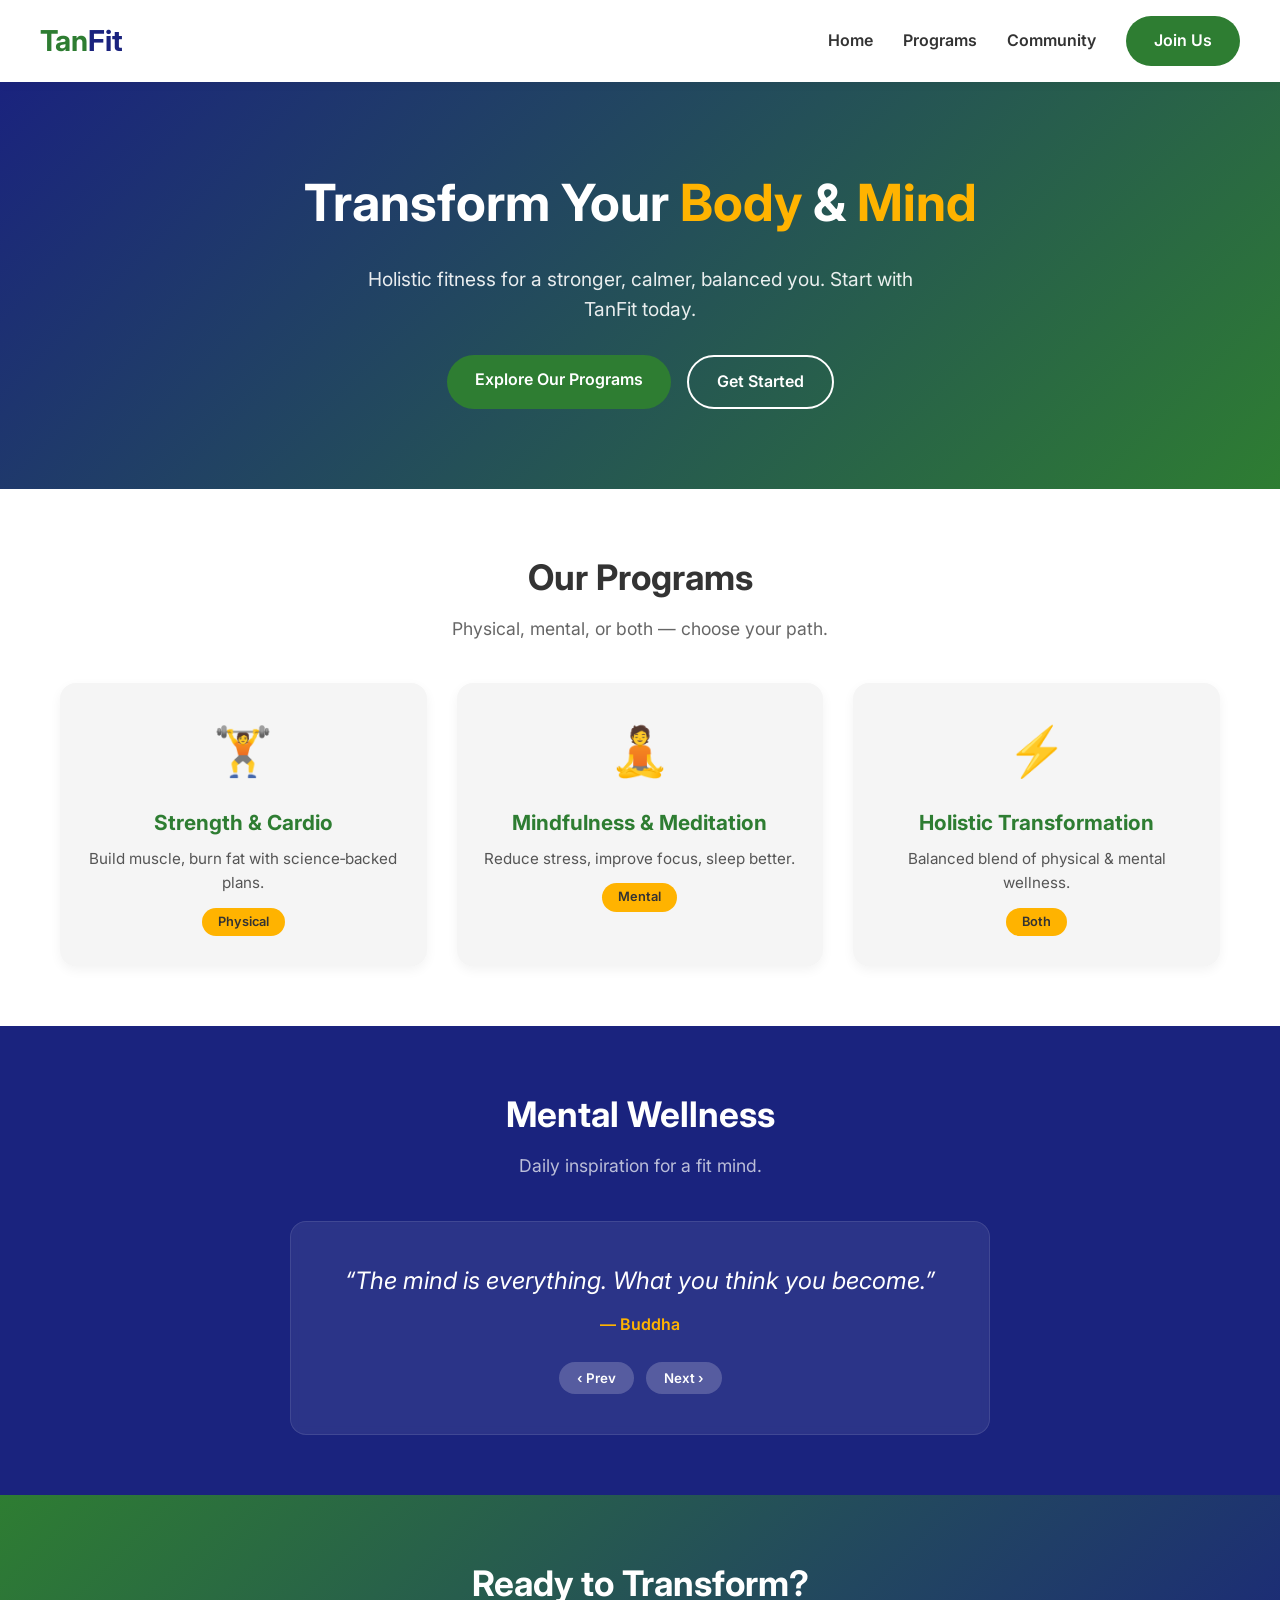
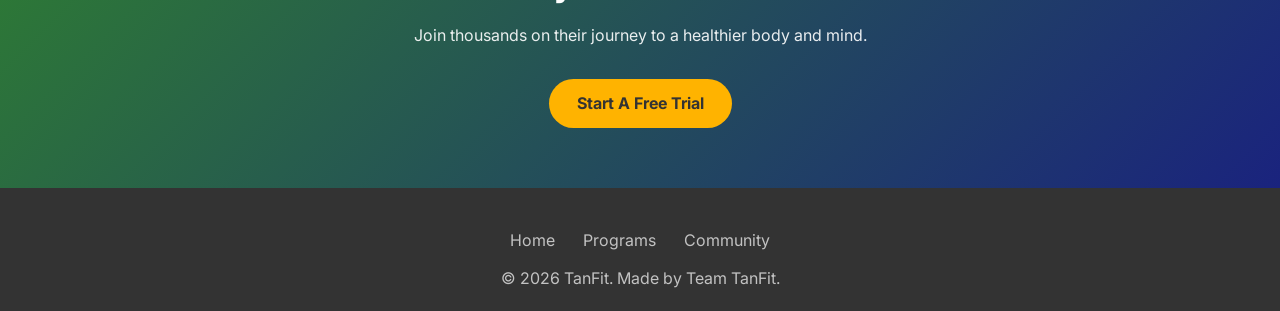
<file: index.html>
<!DOCTYPE html>
<html lang="en">
<head>
  <meta charset="UTF-8" />
  <meta name="viewport" content="width=device-width, initial-scale=1.0" />
  <title>TanFit – Physical & Mental Fitness</title>
  <link rel="preconnect" href="https://fonts.googleapis.com" />
  <link href="https://fonts.googleapis.com/css2?family=Inter:wght@400;600;700&display=swap" rel="stylesheet" />
  <link rel="stylesheet" href="style.css" />
</head>
<body>
  <!-- HEADER -->
  <header>
    <div class="container navbar">
      <div class="logo">Tan<span>Fit</span></div>
      <nav class="nav-links">
        <a href="index.html">Home</a>
        <a href="programs.html">Programs</a>
        <a href="community.html">Community</a>
        <a href="#cta" class="btn btn-primary">Join Us</a>
      </nav>
    </div>
  </header>

  <!-- HERO -->
  <section class="hero">
    <div class="container">
      <h1>Transform Your <span>Body</span> &amp; <span>Mind</span></h1>
      <p>Holistic fitness for a stronger, calmer, balanced you. Start with TanFit today.</p>
      <div class="btn-group">
        <a href="programs.html" class="btn btn-primary">Explore Our Programs</a>
        <a href="#cta" class="btn btn-outline">Get Started</a>
      </div>
    </div>
  </section>

  <!-- PROGRAMS -->
  <section class="programs" id="programs">
    <div class="container">
      <h2 class="section-title">Our Programs</h2>
      <p class="section-subtitle">Physical, mental, or both — choose your path.</p>
      <div class="program-grid">
        <div class="program-card">
          <div class="icon">🏋️</div>
          <h3>Strength &amp; Cardio</h3>
          <p>Build muscle, burn fat with science‑backed plans.</p>
          <span class="tag">Physical</span>
        </div>
        <div class="program-card">
          <div class="icon">🧘</div>
          <h3>Mindfulness &amp; Meditation</h3>
          <p>Reduce stress, improve focus, sleep better.</p>
          <span class="tag">Mental</span>
        </div>
        <div class="program-card">
          <div class="icon">⚡</div>
          <h3>Holistic Transformation</h3>
          <p>Balanced blend of physical &amp; mental wellness.</p>
          <span class="tag">Both</span>
        </div>
      </div>
    </div>
  </section>

  <!-- WELLNESS QUOTE CAROUSEL -->
  <section class="wellness" id="wellness">
    <div class="container">
      <h2 class="section-title">Mental Wellness</h2>
      <p class="section-subtitle">Daily inspiration for a fit mind.</p>
      <div class="quote-box">
        <blockquote id="quoteText">“The mind is everything. What you think you become.”</blockquote>
        <cite id="quoteAuthor">— Buddha</cite>
        <div class="quote-nav">
          <button id="prevQuote">‹ Prev</button>
          <button id="nextQuote">Next ›</button>
        </div>
      </div>
    </div>
  </section>

  <!-- CALL TO ACTION -->
  <section class="cta" id="cta">
    <div class="container">
      <h2>Ready to Transform?</h2>
      <p>Join thousands on their journey to a healthier body and mind.</p>
      <a href="programs.html" class="btn btn-cta">Start A Free Trial</a>
    </div>
  </section>

  <!-- FOOTER -->
  <footer>
    <div class="container">
      <div class="footer-links">
        <a href="index.html">Home</a>
        <a href="programs.html">Programs</a>
        <a href="community.html">Community</a>
      </div>
      <p>&copy; 2026 TanFit. Made by Team TanFit.</p>
    </div>
  </footer>

  <script src="app.js"></script>
</body>
</html>
</file>
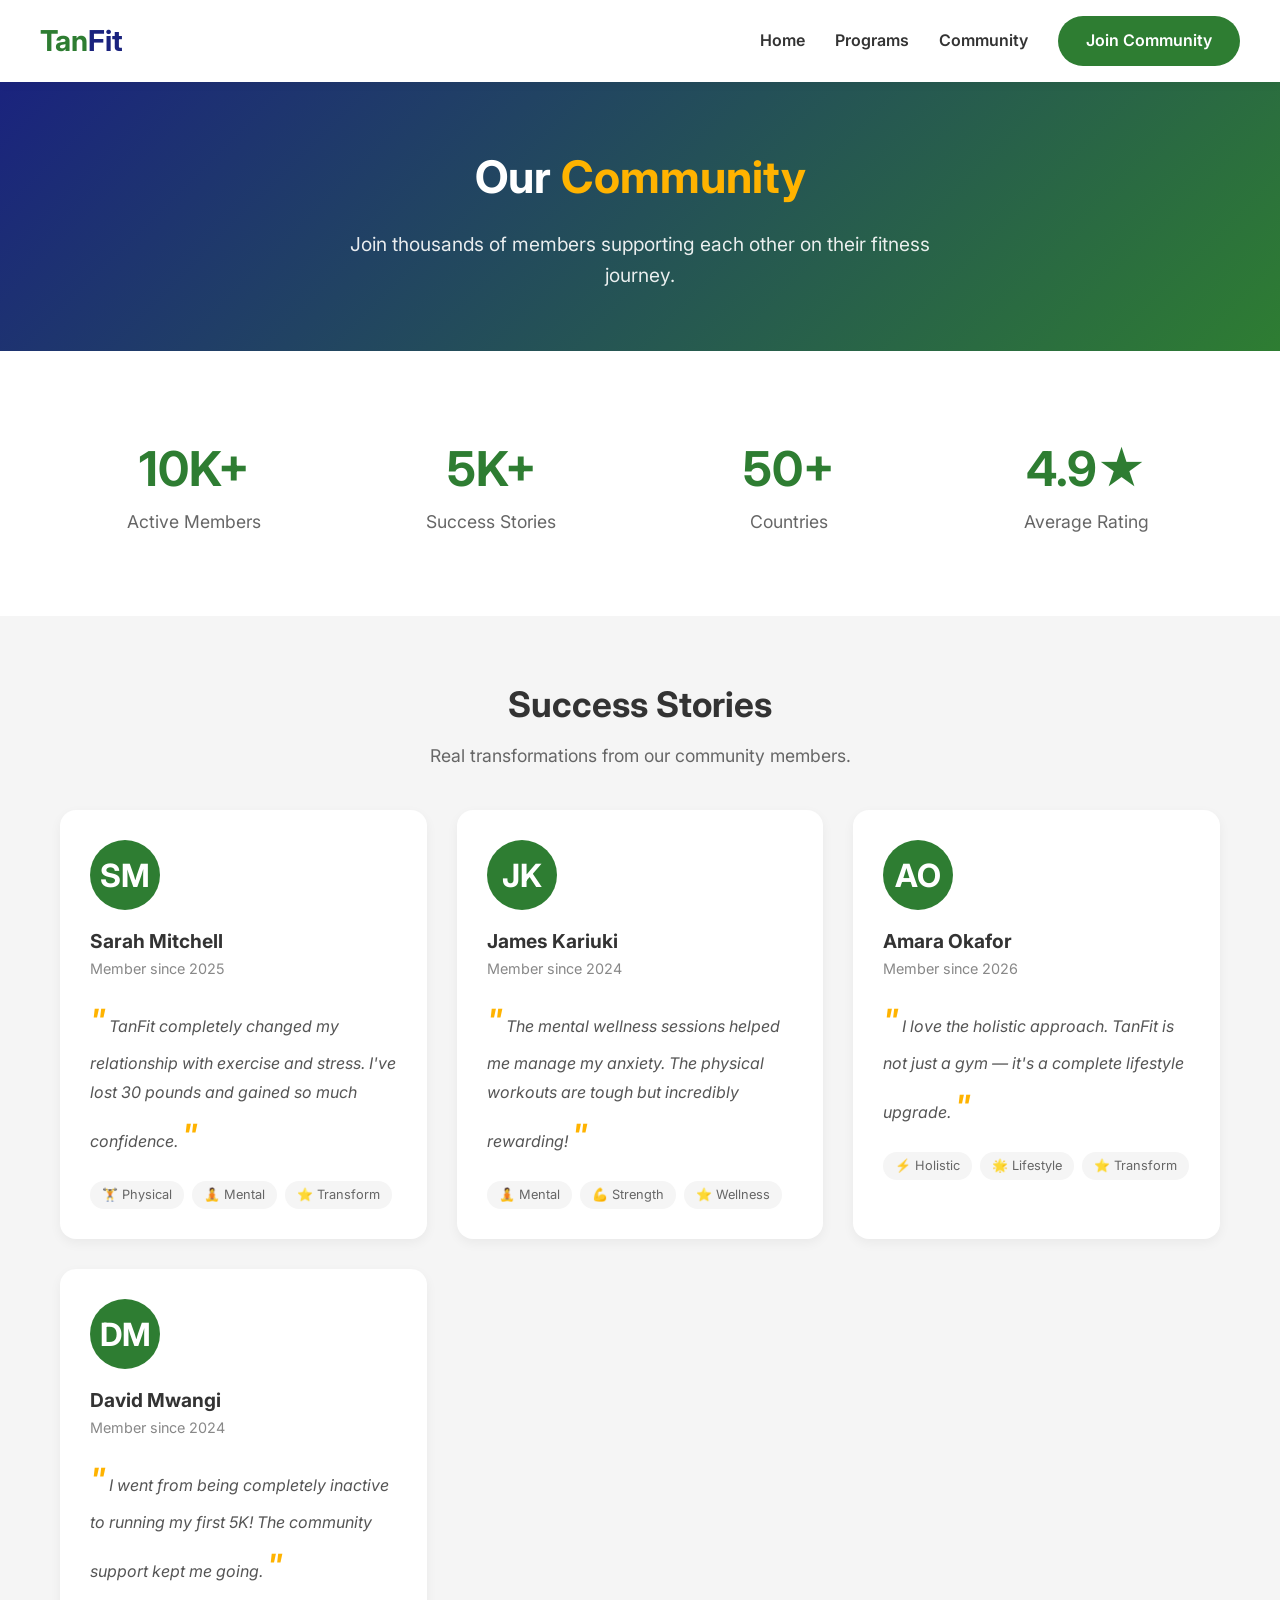
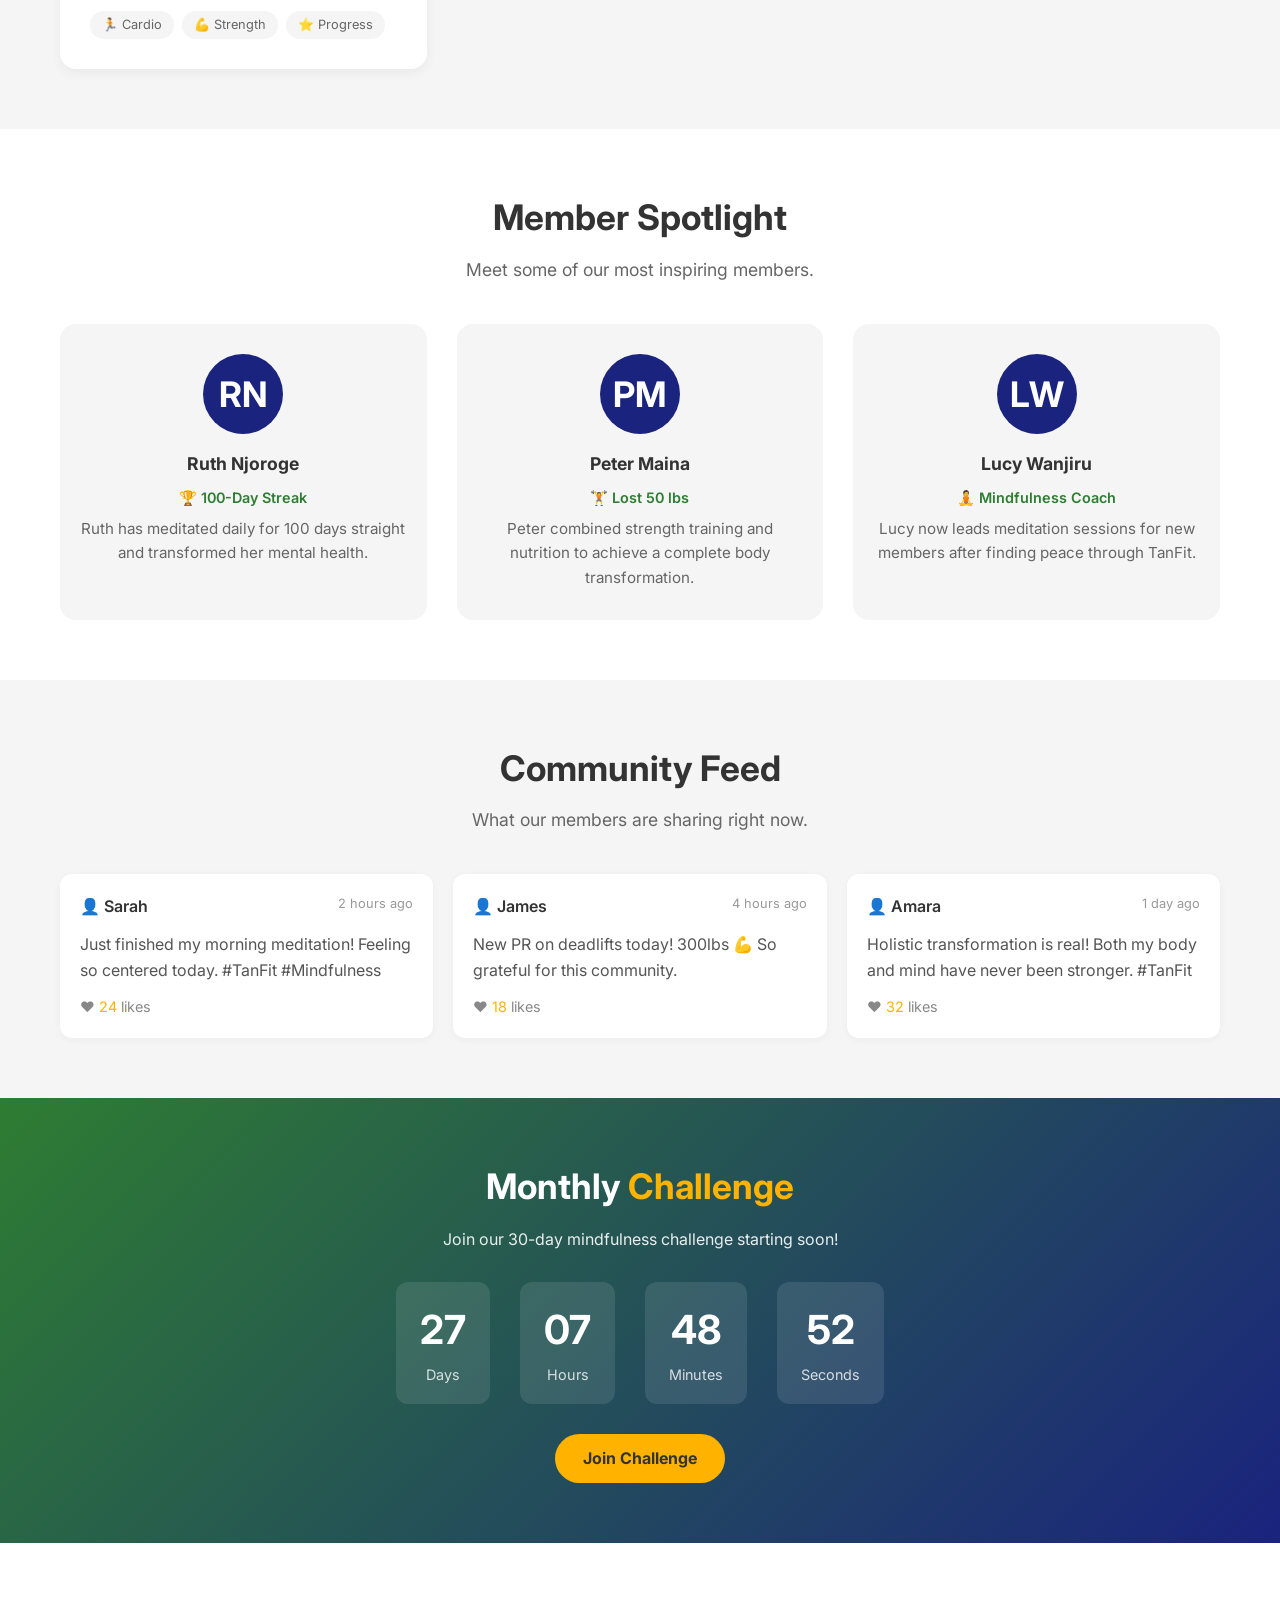
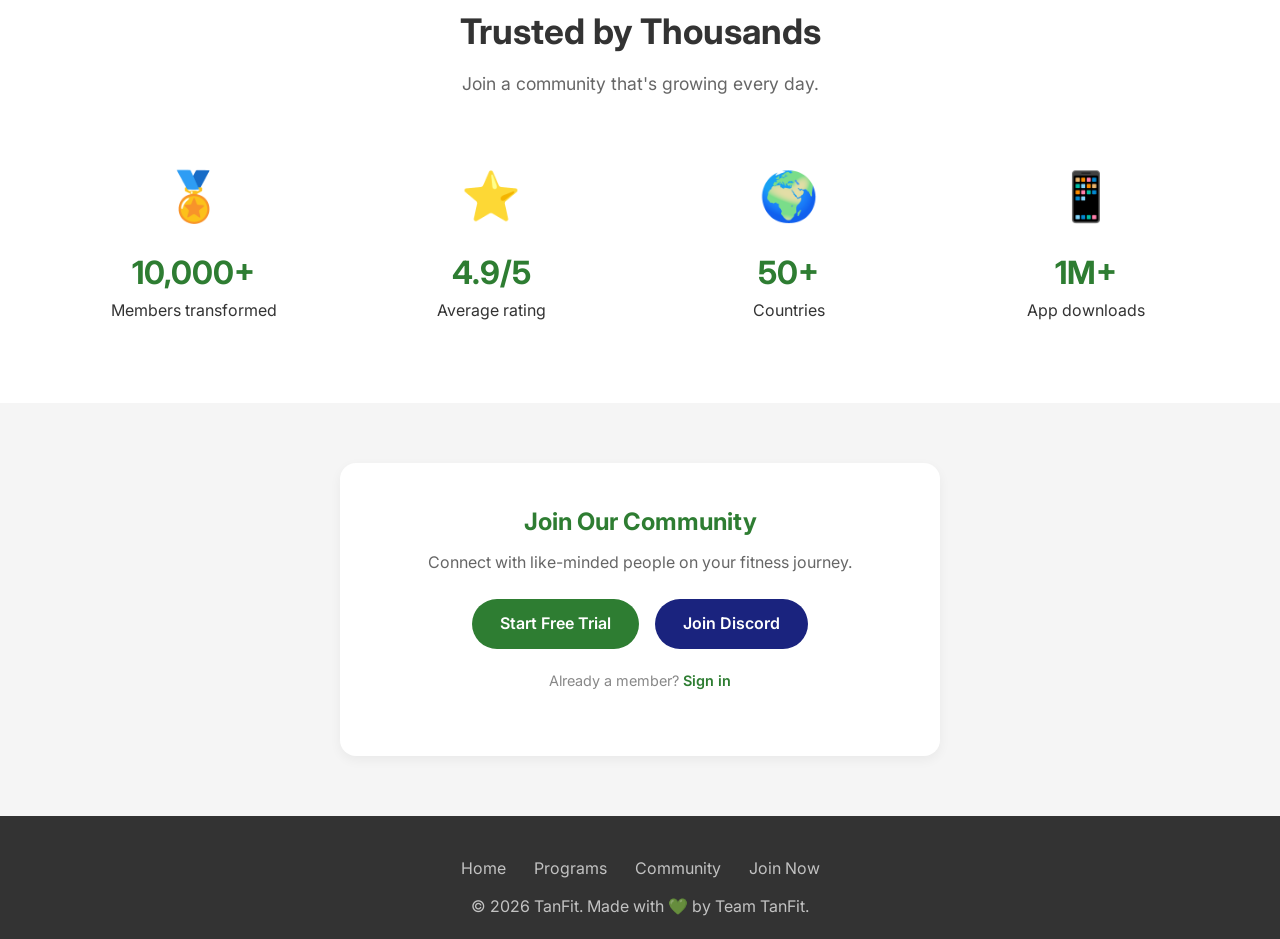
<file: community.html>
<!DOCTYPE html>
<html lang="en">
<head>
  <meta charset="UTF-8" />
  <meta name="viewport" content="width=device-width, initial-scale=1.0" />
  <title>TanFit – Community</title>
  <link rel="preconnect" href="https://fonts.googleapis.com" />
  <link href="https://fonts.googleapis.com/css2?family=Inter:wght@400;600;700&display=swap" rel="stylesheet" />
  <link rel="stylesheet" href="style.css" />
  <style>
    /* Additional styles specific to community page */
    .community-hero {
      background: linear-gradient(135deg, var(--secondary), var(--primary));
      color: var(--white);
      padding: 60px 0;
      text-align: center;
    }

    .community-hero h1 {
      font-size: 2.8rem;
      font-weight: 700;
      margin-bottom: 16px;
    }

    .community-hero h1 span {
      color: var(--accent);
    }

    .community-hero p {
      font-size: 1.2rem;
      max-width: 600px;
      margin: 0 auto;
      opacity: 0.9;
    }

    /* Stats Section */
    .stats {
      padding: 60px 0;
      background: var(--white);
    }

    .stats-grid {
      display: grid;
      grid-template-columns: repeat(auto-fit, minmax(200px, 1fr));
      gap: 30px;
      text-align: center;
    }

    .stat-item {
      padding: 20px;
    }

    .stat-item .number {
      font-size: 3rem;
      font-weight: 700;
      color: var(--primary);
      display: block;
    }

    .stat-item .label {
      font-size: 1.1rem;
      color: #666;
      margin-top: 8px;
    }

    /* Success Stories */
    .stories {
      padding: 60px 0;
      background: var(--light);
    }

    .story-grid {
      display: grid;
      grid-template-columns: repeat(auto-fit, minmax(300px, 1fr));
      gap: 30px;
    }

    .story-card {
      background: var(--white);
      border-radius: 16px;
      padding: 30px;
      box-shadow: 0 4px 12px rgba(0, 0, 0, 0.05);
      transition: transform 0.2s, box-shadow 0.2s;
    }

    .story-card:hover {
      transform: translateY(-4px);
      box-shadow: 0 8px 25px rgba(0, 0, 0, 0.1);
    }

    .story-card .avatar {
      width: 70px;
      height: 70px;
      border-radius: 50%;
      background: var(--primary);
      color: var(--white);
      display: flex;
      align-items: center;
      justify-content: center;
      font-size: 2rem;
      font-weight: 700;
      margin-bottom: 16px;
    }

    .story-card .name {
      font-size: 1.2rem;
      font-weight: 700;
      color: var(--dark);
    }

    .story-card .role {
      font-size: 0.9rem;
      color: #888;
      margin-bottom: 12px;
    }

    .story-card .story-text {
      color: #555;
      line-height: 1.8;
      font-style: italic;
    }

    .story-card .story-text::before {
      content: '"';
      font-size: 2rem;
      color: var(--accent);
      font-weight: 700;
    }

    .story-card .story-text::after {
      content: '"';
      font-size: 2rem;
      color: var(--accent);
      font-weight: 700;
    }

    .story-card .tags {
      margin-top: 16px;
      display: flex;
      gap: 8px;
      flex-wrap: wrap;
    }

    .story-card .tags span {
      background: var(--light);
      padding: 4px 12px;
      border-radius: 20px;
      font-size: 0.8rem;
      color: #666;
    }

    /* Member Spotlight */
    .spotlight {
      padding: 60px 0;
      background: var(--white);
    }

    .spotlight-grid {
      display: grid;
      grid-template-columns: repeat(auto-fit, minmax(250px, 1fr));
      gap: 30px;
    }

    .spotlight-card {
      text-align: center;
      padding: 30px 20px;
      background: var(--light);
      border-radius: 16px;
      transition: transform 0.2s;
    }

    .spotlight-card:hover {
      transform: scale(1.02);
    }

    .spotlight-card .avatar {
      width: 80px;
      height: 80px;
      border-radius: 50%;
      background: var(--secondary);
      color: var(--white);
      display: flex;
      align-items: center;
      justify-content: center;
      font-size: 2.2rem;
      font-weight: 700;
      margin: 0 auto 16px;
    }

    .spotlight-card .name {
      font-weight: 700;
      font-size: 1.1rem;
      color: var(--dark);
    }

    .spotlight-card .achievement {
      color: var(--primary);
      font-weight: 600;
      font-size: 0.9rem;
      margin: 8px 0;
    }

    .spotlight-card .bio {
      color: #666;
      font-size: 0.95rem;
      line-height: 1.6;
    }

    /* Community Feed Preview */
    .feed {
      padding: 60px 0;
      background: var(--light);
    }

    .feed-grid {
      display: grid;
      grid-template-columns: repeat(auto-fit, minmax(250px, 1fr));
      gap: 20px;
    }

    .feed-item {
      background: var(--white);
      border-radius: 12px;
      padding: 20px;
      box-shadow: 0 2px 8px rgba(0, 0, 0, 0.04);
    }

    .feed-item .user {
      font-weight: 600;
      color: var(--dark);
    }

    .feed-item .time {
      font-size: 0.8rem;
      color: #999;
      float: right;
    }

    .feed-item .content {
      margin: 12px 0;
      color: #555;
    }

    .feed-item .likes {
      color: #888;
      font-size: 0.9rem;
    }

    .feed-item .likes span {
      color: var(--accent);
    }

    /* Challenge Section */
    .challenge {
      padding: 60px 0;
      background: linear-gradient(135deg, var(--primary), var(--secondary));
      color: var(--white);
      text-align: center;
    }

    .challenge h2 {
      font-size: 2.2rem;
      margin-bottom: 12px;
    }

    .challenge h2 span {
      color: var(--accent);
    }

    .challenge p {
      max-width: 500px;
      margin: 0 auto 30px;
      opacity: 0.9;
    }

    .challenge .countdown {
      display: flex;
      justify-content: center;
      gap: 30px;
      margin: 30px 0;
    }

    .challenge .countdown-item {
      background: rgba(255, 255, 255, 0.1);
      padding: 16px 24px;
      border-radius: 12px;
      min-width: 80px;
    }

    .challenge .countdown-item .number {
      font-size: 2.5rem;
      font-weight: 700;
      display: block;
    }

    .challenge .countdown-item .label {
      font-size: 0.9rem;
      opacity: 0.8;
    }

    /* Social Proof / CTA */
    .social-proof {
      padding: 60px 0;
      background: var(--white);
    }

    .social-proof-grid {
      display: grid;
      grid-template-columns: repeat(auto-fit, minmax(200px, 1fr));
      gap: 30px;
      text-align: center;
    }

    .social-proof-item {
      padding: 20px;
    }

    .social-proof-item .icon {
      font-size: 3rem;
      margin-bottom: 12px;
    }

    .social-proof-item .number {
      font-size: 2rem;
      font-weight: 700;
      color: var(--primary);
    }

    /* Join Community CTA */
    .join-cta {
      padding: 60px 0;
      background: var(--light);
    }

    .join-container {
      max-width: 600px;
      margin: 0 auto;
      background: var(--white);
      padding: 40px;
      border-radius: 16px;
      box-shadow: 0 4px 12px rgba(0, 0, 0, 0.05);
      text-align: center;
    }

    .join-container h2 {
      color: var(--primary);
      margin-bottom: 8px;
    }

    .join-container p {
      color: #666;
      margin-bottom: 24px;
    }

    .join-container .btn-group {
      display: flex;
      gap: 16px;
      justify-content: center;
      flex-wrap: wrap;
    }

    /* Responsive */
    @media (max-width: 768px) {
      .community-hero h1 {
        font-size: 2.2rem;
      }

      .stats-grid {
        grid-template-columns: repeat(2, 1fr);
      }

      .story-grid {
        grid-template-columns: 1fr;
      }

      .challenge .countdown {
        flex-wrap: wrap;
        gap: 16px;
      }

      .challenge .countdown-item {
        min-width: 60px;
        padding: 12px 16px;
      }

      .challenge .countdown-item .number {
        font-size: 2rem;
      }
    }

    @media (max-width: 480px) {
      .community-hero {
        padding: 40px 0;
      }
      .community-hero h1 {
        font-size: 1.8rem;
      }
      .stats-grid {
        grid-template-columns: 1fr;
      }
      .spotlight-grid {
        grid-template-columns: 1fr;
      }
      .feed-grid {
        grid-template-columns: 1fr;
      }
      .social-proof-grid {
        grid-template-columns: 1fr;
      }
      .join-container {
        padding: 24px;
      }
    }
  </style>
</head>
<body>
  <!-- HEADER -->
  <header>
    <div class="container navbar">
      <div class="logo">Tan<span>Fit</span></div>
      <nav class="nav-links">
        <a href="index.html">Home</a>
        <a href="programs.html">Programs</a>
        <a href="community.html">Community</a>
        <a href="#join" class="btn btn-primary">Join Community</a>
      </nav>
    </div>
  </header>

  <!-- COMMUNITY HERO -->
  <section class="community-hero">
    <div class="container">
      <h1>Our <span>Community</span></h1>
      <p>Join thousands of members supporting each other on their fitness journey.</p>
    </div>
  </section>

  <!-- STATS -->
  <section class="stats">
    <div class="container">
      <div class="stats-grid">
        <div class="stat-item">
          <span class="number">10K+</span>
          <span class="label">Active Members</span>
        </div>
        <div class="stat-item">
          <span class="number">5K+</span>
          <span class="label">Success Stories</span>
        </div>
        <div class="stat-item">
          <span class="number">50+</span>
          <span class="label">Countries</span>
        </div>
        <div class="stat-item">
          <span class="number">4.9★</span>
          <span class="label">Average Rating</span>
        </div>
      </div>
    </div>
  </section>

  <!-- SUCCESS STORIES -->
  <section class="stories" id="stories">
    <div class="container">
      <h2 class="section-title">Success Stories</h2>
      <p class="section-subtitle">Real transformations from our community members.</p>
      <div class="story-grid">
        <!-- Story 1 -->
        <div class="story-card">
          <div class="avatar">SM</div>
          <div class="name">Sarah Mitchell</div>
          <div class="role">Member since 2025</div>
          <div class="story-text">
            TanFit completely changed my relationship with exercise and stress. I've lost 30 pounds and gained so much confidence.
          </div>
          <div class="tags">
            <span>🏋️ Physical</span>
            <span>🧘 Mental</span>
            <span>⭐ Transform</span>
          </div>
        </div>

        <!-- Story 2 -->
        <div class="story-card">
          <div class="avatar">JK</div>
          <div class="name">James Kariuki</div>
          <div class="role">Member since 2024</div>
          <div class="story-text">
            The mental wellness sessions helped me manage my anxiety. The physical workouts are tough but incredibly rewarding!
          </div>
          <div class="tags">
            <span>🧘 Mental</span>
            <span>💪 Strength</span>
            <span>⭐ Wellness</span>
          </div>
        </div>

        <!-- Story 3 -->
        <div class="story-card">
          <div class="avatar">AO</div>
          <div class="name">Amara Okafor</div>
          <div class="role">Member since 2026</div>
          <div class="story-text">
            I love the holistic approach. TanFit is not just a gym — it's a complete lifestyle upgrade.
          </div>
          <div class="tags">
            <span>⚡ Holistic</span>
            <span>🌟 Lifestyle</span>
            <span>⭐ Transform</span>
          </div>
        </div>

        <!-- Story 4 -->
        <div class="story-card">
          <div class="avatar">DM</div>
          <div class="name">David Mwangi</div>
          <div class="role">Member since 2024</div>
          <div class="story-text">
            I went from being completely inactive to running my first 5K! The community support kept me going.
          </div>
          <div class="tags">
            <span>🏃 Cardio</span>
            <span>💪 Strength</span>
            <span>⭐ Progress</span>
          </div>
        </div>
      </div>
    </div>
  </section>

  <!-- MEMBER SPOTLIGHT -->
  <section class="spotlight" id="spotlight">
    <div class="container">
      <h2 class="section-title">Member Spotlight</h2>
      <p class="section-subtitle">Meet some of our most inspiring members.</p>
      <div class="spotlight-grid">
        <div class="spotlight-card">
          <div class="avatar">RN</div>
          <div class="name">Ruth Njoroge</div>
          <div class="achievement">🏆 100-Day Streak</div>
          <div class="bio">Ruth has meditated daily for 100 days straight and transformed her mental health.</div>
        </div>
        <div class="spotlight-card">
          <div class="avatar">PM</div>
          <div class="name">Peter Maina</div>
          <div class="achievement">🏋️ Lost 50 lbs</div>
          <div class="bio">Peter combined strength training and nutrition to achieve a complete body transformation.</div>
        </div>
        <div class="spotlight-card">
          <div class="avatar">LW</div>
          <div class="name">Lucy Wanjiru</div>
          <div class="achievement">🧘 Mindfulness Coach</div>
          <div class="bio">Lucy now leads meditation sessions for new members after finding peace through TanFit.</div>
        </div>
      </div>
    </div>
  </section>

  <!-- ===== COMMUNITY FEED ===== -->
  <section class="feed" id="feed">
    <div class="container">
      <h2 class="section-title">Community Feed</h2>
      <p class="section-subtitle">What our members are sharing right now.</p>
      <div class="feed-grid">
        <div class="feed-item">
          <span class="user">👤 Sarah</span>
          <span class="time">2 hours ago</span>
          <div class="content">Just finished my morning meditation! Feeling so centered today. #TanFit #Mindfulness</div>
          <div class="likes">❤️ <span>24</span> likes</div>
        </div>
        <div class="feed-item">
          <span class="user">👤 James</span>
          <span class="time">4 hours ago</span>
          <div class="content">New PR on deadlifts today! 300lbs 💪 So grateful for this community.</div>
          <div class="likes">❤️ <span>18</span> likes</div>
        </div>
        <div class="feed-item">
          <span class="user">👤 Amara</span>
          <span class="time">1 day ago</span>
          <div class="content">Holistic transformation is real! Both my body and mind have never been stronger. #TanFit</div>
          <div class="likes">❤️ <span>32</span> likes</div>
        </div>
      </div>
    </div>
  </section>

  <!-- ===== CHALLENGE ===== -->
  <section class="challenge" id="challenge">
    <div class="container">
      <h2>Monthly <span>Challenge</span></h2>
      <p>Join our 30-day mindfulness challenge starting soon!</p>
      <div class="countdown">
        <div class="countdown-item">
          <span class="number">12</span>
          <span class="label">Days</span>
        </div>
        <div class="countdown-item">
          <span class="number">08</span>
          <span class="label">Hours</span>
        </div>
        <div class="countdown-item">
          <span class="number">45</span>
          <span class="label">Minutes</span>
        </div>
        <div class="countdown-item">
          <span class="number">30</span>
          <span class="label">Seconds</span>
        </div>
      </div>
      <a href="#join" class="btn btn-cta">Join Challenge</a>
    </div>
  </section>

  <!-- ===== SOCIAL PROOF ===== -->
  <section class="social-proof">
    <div class="container">
      <h2 class="section-title">Trusted by Thousands</h2>
      <p class="section-subtitle">Join a community that's growing every day.</p>
      <div class="social-proof-grid">
        <div class="social-proof-item">
          <div class="icon">🏅</div>
          <div class="number">10,000+</div>
          <p>Members transformed</p>
        </div>
        <div class="social-proof-item">
          <div class="icon">⭐</div>
          <div class="number">4.9/5</div>
          <p>Average rating</p>
        </div>
        <div class="social-proof-item">
          <div class="icon">🌍</div>
          <div class="number">50+</div>
          <p>Countries</p>
        </div>
        <div class="social-proof-item">
          <div class="icon">📱</div>
          <div class="number">1M+</div>
          <p>App downloads</p>
        </div>
      </div>
    </div>
  </section>

  <!-- ===== JOIN COMMUNITY ===== -->
  <section class="join-cta" id="join">
    <div class="container">
      <div class="join-container">
        <h2>Join Our Community</h2>
        <p>Connect with like-minded people on your fitness journey.</p>
        <div class="btn-group">
          <a href="programs.html#signup" class="btn btn-primary">Start Free Trial</a>
          <a href="https://discord.com" target="_blank" class="btn" style="background:var(--secondary);color:#fff;">Join Discord</a>
        </div>
        <p style="margin-top:20px;font-size:0.9rem;color:#888;">
          Already a member? <a href="#" style="color:var(--primary);font-weight:600;">Sign in</a>
        </p>
      </div>
    </div>
  </section>

  <!-- ===== FOOTER ===== -->
  <footer>
    <div class="container">
      <div class="footer-links">
        <a href="index.html">Home</a>
        <a href="programs.html">Programs</a>
        <a href="community.html">Community</a>
        <a href="#join">Join Now</a>
      </div>
      <p>&copy; 2026 TanFit. Made with 💚 by Team TanFit.</p>
    </div>
  </footer>

  <!-- ===== JAVASCRIPT (Countdown Timer) ===== -->
  <script>
    // Simple countdown timer for the challenge
    (function() {
      const now = new Date();
      let targetDate = new Date(now.getFullYear(), now.getMonth() + 1, 1, 0, 0, 0);

      function updateCountdown() {
        const current = new Date().getTime();
        const target = targetDate.getTime();
        const diff = target - current;

        if (diff <= 0) {
          // Challenge started - set new target for next month
          targetDate = new Date(now.getFullYear(), now.getMonth() + 2, 1, 0, 0, 0);
          updateCountdown();
          return;
        }

        const days = Math.floor(diff / (1000 * 60 * 60 * 24));
        const hours = Math.floor((diff % (1000 * 60 * 60 * 24)) / (1000 * 60 * 60));
        const minutes = Math.floor((diff % (1000 * 60 * 60)) / (1000 * 60));
        const seconds = Math.floor((diff % (1000 * 60)) / 1000);

        const items = document.querySelectorAll('.countdown-item .number');
        if (items.length >= 4) {
          items[0].textContent = String(days).padStart(2, '0');
          items[1].textContent = String(hours).padStart(2, '0');
          items[2].textContent = String(minutes).padStart(2, '0');
          items[3].textContent = String(seconds).padStart(2, '0');
        }
      }

      updateCountdown();
      setInterval(updateCountdown, 1000);
    })();
  </script>
</body>
</html>
</file>
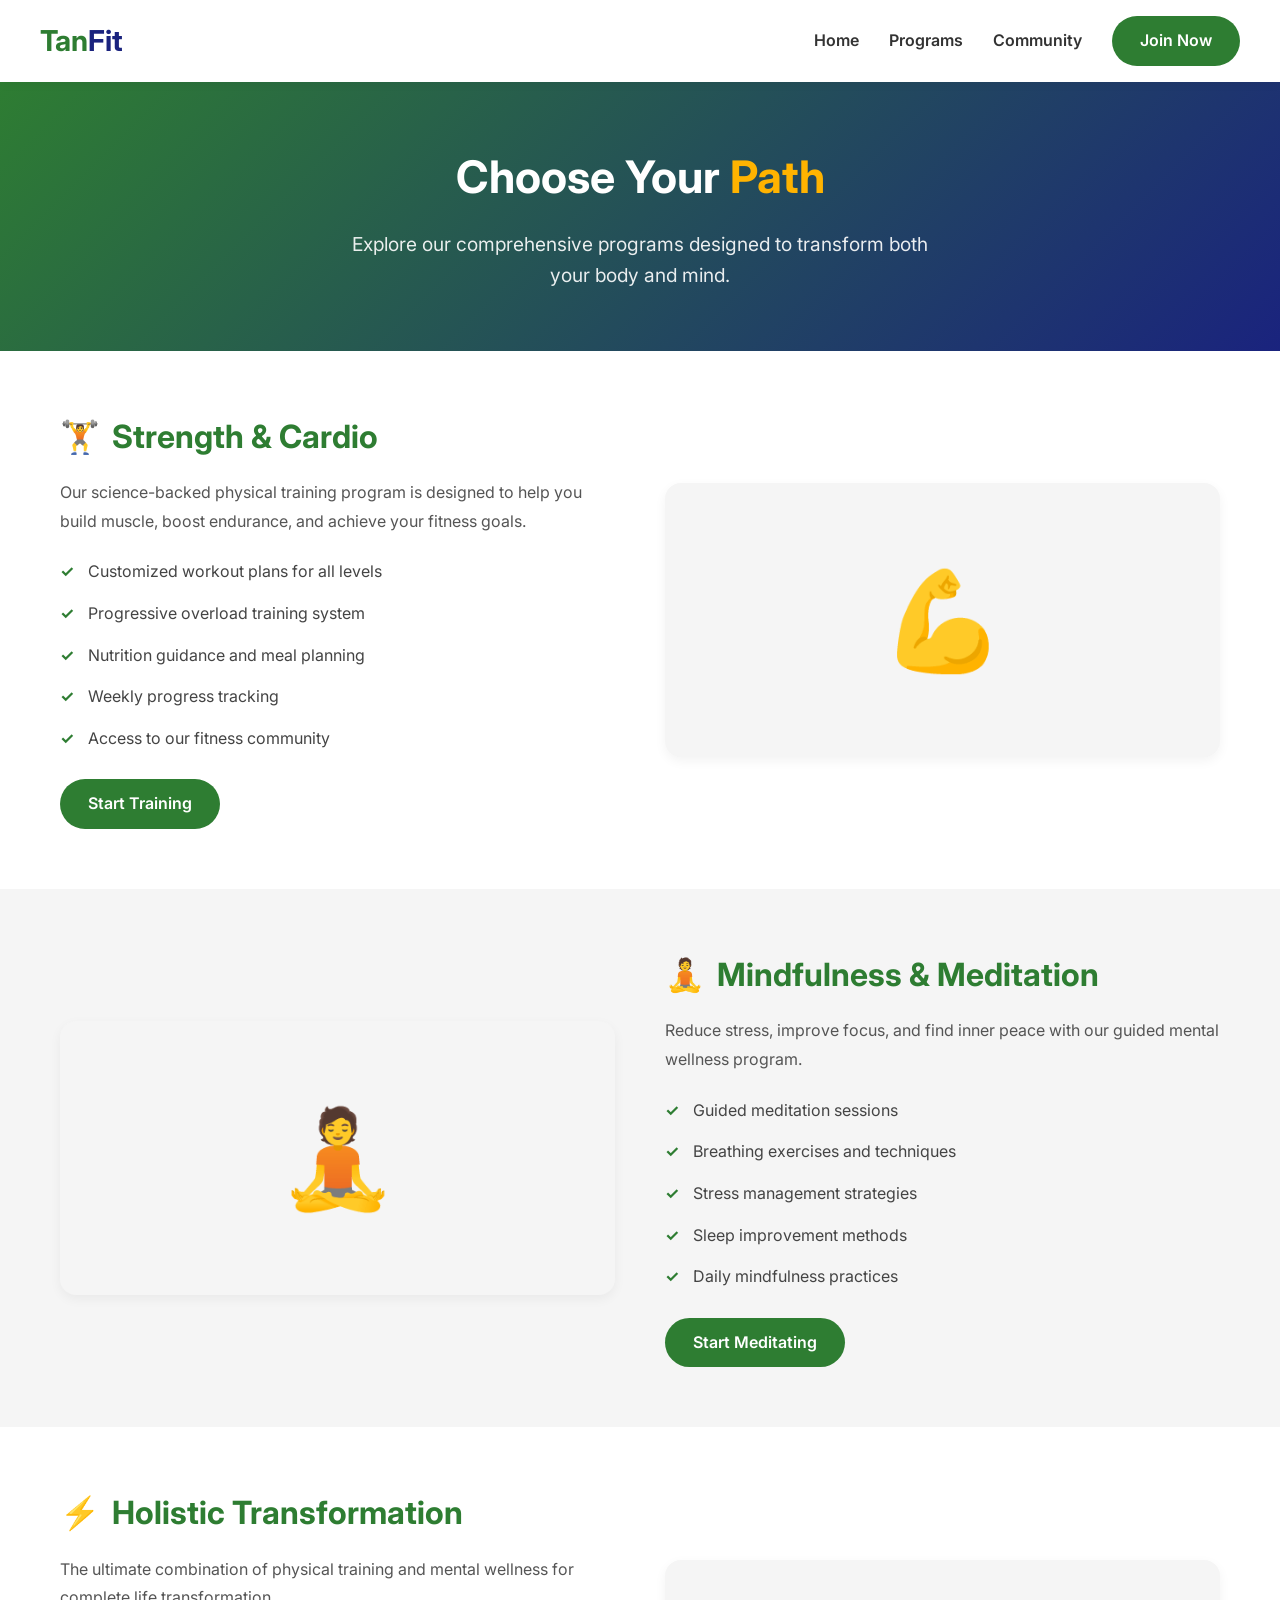
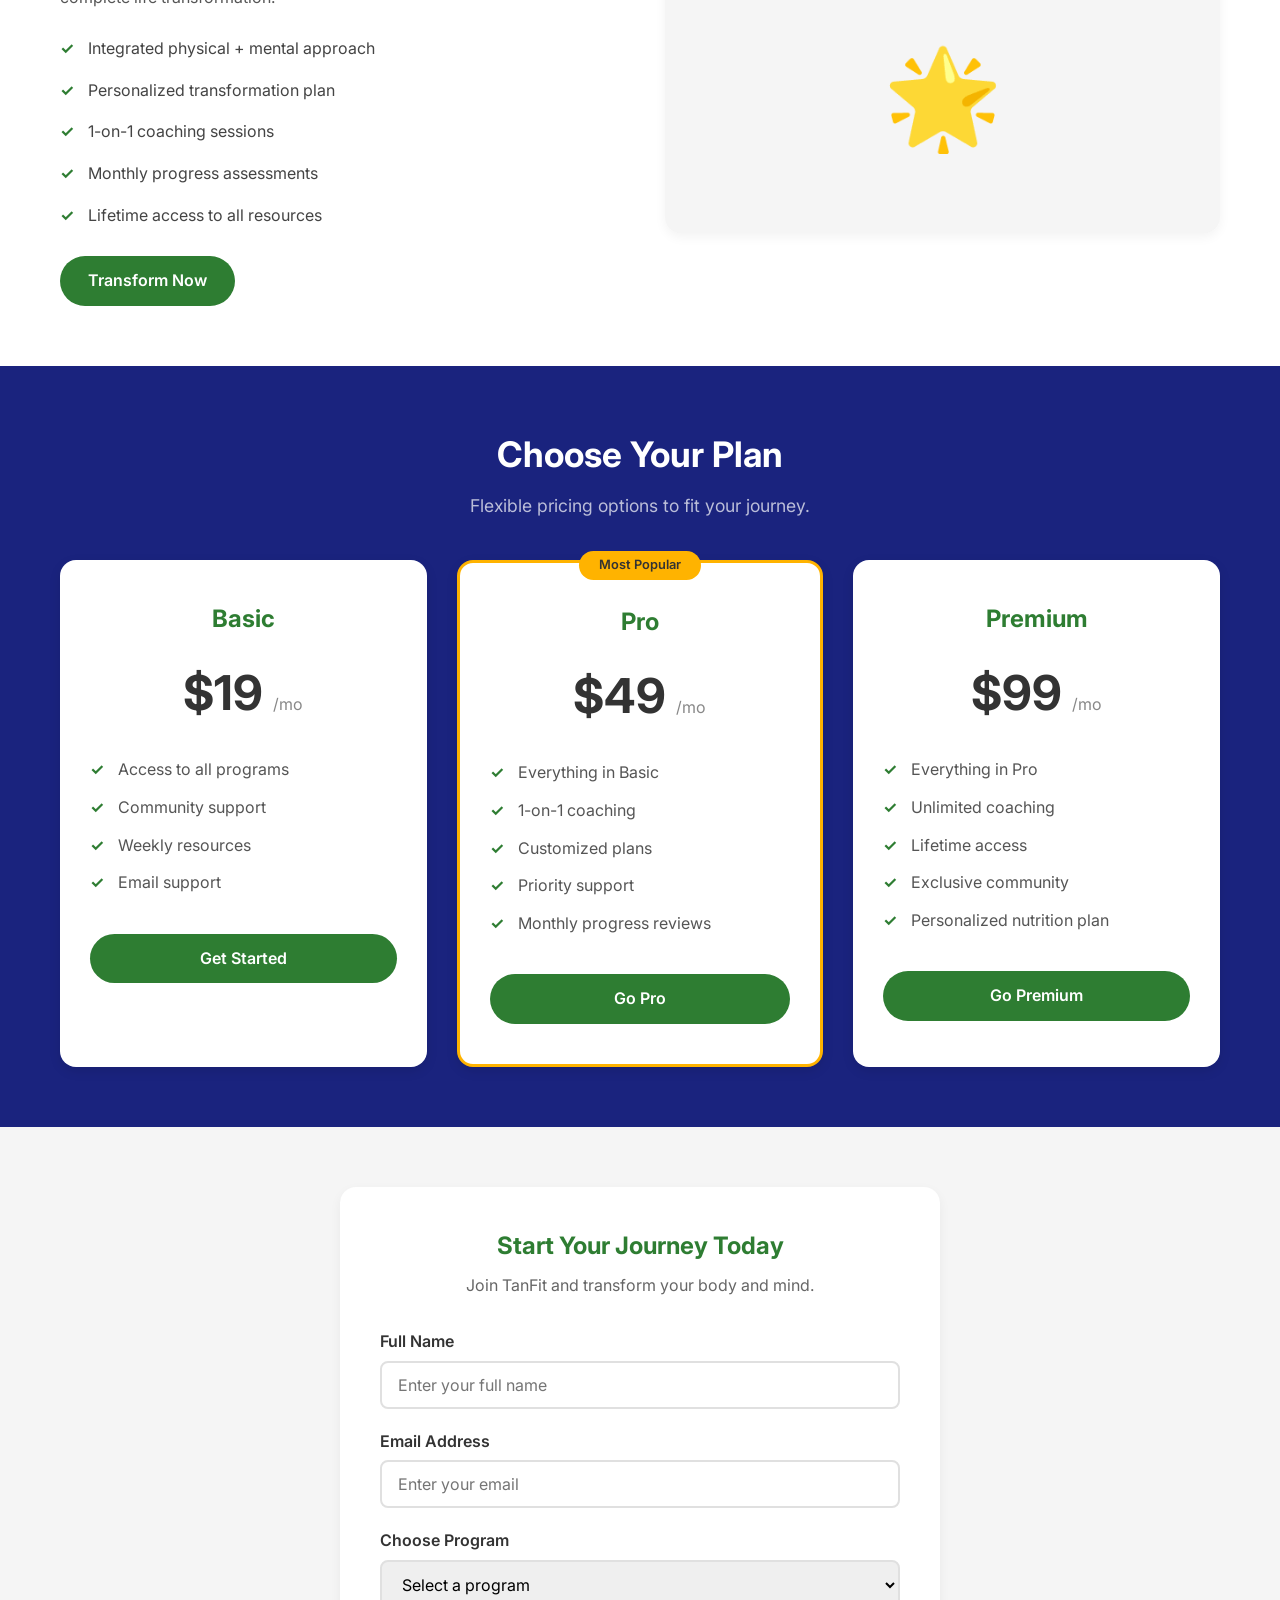
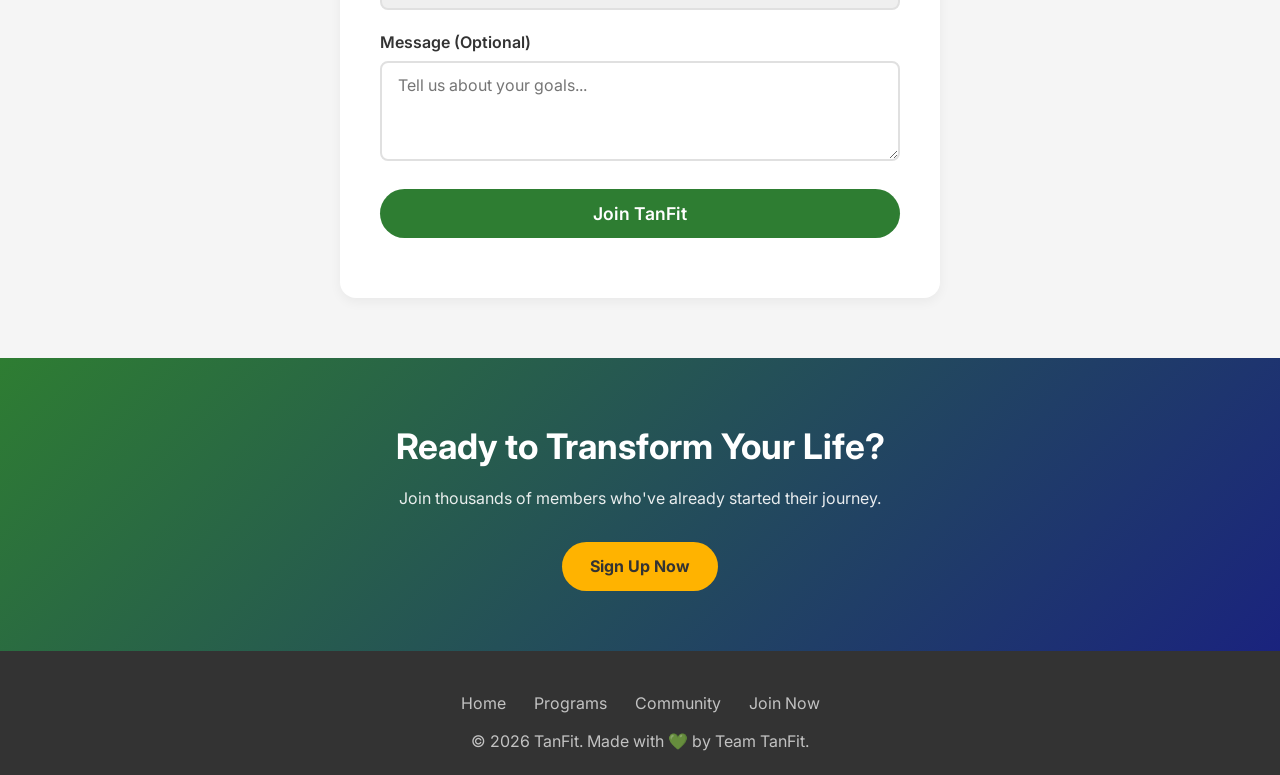
<file: programs.html>
<!DOCTYPE html>
<html lang="en">
<head>
  <meta charset="UTF-8" />
  <meta name="viewport" content="width=device-width, initial-scale=1.0" />
  <title>TanFit – Programs</title>
  <link rel="preconnect" href="https://fonts.googleapis.com" />
  <link href="https://fonts.googleapis.com/css2?family=Inter:wght@400;600;700&display=swap" rel="stylesheet" />
  <link rel="stylesheet" href="style.css" />
  <style>
    /* Additional styles specific to programs page */
    .programs-hero {
      background: linear-gradient(135deg, var(--primary), var(--secondary));
      color: var(--white);
      padding: 60px 0;
      text-align: center;
    }

    .programs-hero h1 {
      font-size: 2.8rem;
      font-weight: 700;
      margin-bottom: 16px;
    }

    .programs-hero h1 span {
      color: var(--accent);
    }

    .programs-hero p {
      font-size: 1.2rem;
      max-width: 600px;
      margin: 0 auto;
      opacity: 0.9;
    }

    .program-detail {
      padding: 60px 0;
      background: var(--white);
    }

    .program-detail:nth-child(even) {
      background: var(--light);
    }

    .program-detail-grid {
      display: grid;
      grid-template-columns: 1fr 1fr;
      gap: 50px;
      align-items: center;
    }

    .program-detail-content h2 {
      font-size: 2rem;
      color: var(--primary);
      margin-bottom: 16px;
    }

    .program-detail-content h2 .icon {
      margin-right: 12px;
    }

    .program-detail-content p {
      color: #555;
      margin-bottom: 16px;
      line-height: 1.8;
    }

    .program-detail-content ul {
      list-style: none;
      margin-bottom: 20px;
    }

    .program-detail-content ul li {
      padding: 8px 0;
      padding-left: 28px;
      position: relative;
      color: #444;
    }

    .program-detail-content ul li::before {
      content: "✓";
      position: absolute;
      left: 0;
      color: var(--primary);
      font-weight: 700;
    }

    .program-detail-image {
      background: var(--light);
      border-radius: 16px;
      padding: 60px 40px;
      text-align: center;
      font-size: 6rem;
      box-shadow: 0 4px 12px rgba(0, 0, 0, 0.05);
      min-height: 200px;
      display: flex;
      align-items: center;
      justify-content: center;
    }

    .pricing {
      background: var(--secondary);
      color: var(--white);
      padding: 60px 0;
    }

    .pricing .section-title {
      color: var(--white);
    }

    .pricing .section-subtitle {
      color: rgba(255, 255, 255, 0.7);
    }

    .pricing-grid {
      display: grid;
      grid-template-columns: repeat(auto-fit, minmax(280px, 1fr));
      gap: 30px;
      margin-top: 40px;
    }

    .pricing-card {
      background: var(--white);
      color: var(--dark);
      border-radius: 16px;
      padding: 40px 30px;
      text-align: center;
      transition: transform 0.2s, box-shadow 0.2s;
      box-shadow: 0 4px 12px rgba(0, 0, 0, 0.1);
      position: relative;
    }

    .pricing-card:hover {
      transform: translateY(-6px);
      box-shadow: 0 8px 30px rgba(0, 0, 0, 0.15);
    }

    .pricing-card.popular {
      border: 3px solid var(--accent);
    }

    .pricing-card .popular-badge {
      position: absolute;
      top: -12px;
      left: 50%;
      transform: translateX(-50%);
      background: var(--accent);
      color: var(--dark);
      padding: 4px 20px;
      border-radius: 20px;
      font-weight: 600;
      font-size: 0.8rem;
    }

    .pricing-card h3 {
      font-size: 1.5rem;
      margin-bottom: 8px;
      color: var(--primary);
    }

    .pricing-card .price {
      font-size: 3rem;
      font-weight: 700;
      color: var(--dark);
      margin: 16px 0;
    }

    .pricing-card .price span {
      font-size: 1rem;
      font-weight: 400;
      color: #888;
    }

    .pricing-card ul {
      list-style: none;
      margin: 20px 0;
      text-align: left;
    }

    .pricing-card ul li {
      padding: 6px 0;
      padding-left: 28px;
      position: relative;
      color: #555;
    }

    .pricing-card ul li::before {
      content: "✓";
      position: absolute;
      left: 0;
      color: var(--primary);
      font-weight: 700;
    }

    .pricing-card .btn {
      width: 100%;
      margin-top: 12px;
    }

    /* CTA Section (reused from homepage) */
    .cta {
      background: linear-gradient(135deg, var(--primary), var(--secondary));
      color: var(--white);
      padding: 60px 0;
      text-align: center;
    }

    .cta h2 {
      font-size: 2.2rem;
      margin-bottom: 12px;
    }

    .cta p {
      max-width: 500px;
      margin: 0 auto 30px;
      opacity: 0.9;
    }

    /* Form Section */
    .signup-form {
      padding: 60px 0;
      background: var(--light);
    }

    .form-container {
      max-width: 600px;
      margin: 0 auto;
      background: var(--white);
      padding: 40px;
      border-radius: 16px;
      box-shadow: 0 4px 12px rgba(0, 0, 0, 0.05);
    }

    .form-container h2 {
      text-align: center;
      margin-bottom: 8px;
      color: var(--primary);
    }

    .form-container p {
      text-align: center;
      color: #666;
      margin-bottom: 30px;
    }

    .form-group {
      margin-bottom: 20px;
    }

    .form-group label {
      display: block;
      font-weight: 600;
      margin-bottom: 6px;
      color: var(--dark);
    }

    .form-group input,
    .form-group select,
    .form-group textarea {
      width: 100%;
      padding: 12px 16px;
      border: 2px solid #e0e0e0;
      border-radius: 8px;
      font-family: 'Inter', sans-serif;
      font-size: 1rem;
      transition: border-color 0.2s;
    }

    .form-group input:focus,
    .form-group select:focus,
    .form-group textarea:focus {
      outline: none;
      border-color: var(--primary);
    }

    .form-group textarea {
      resize: vertical;
      min-height: 100px;
    }

    .form-group .btn {
      width: 100%;
      padding: 14px;
      font-size: 1.1rem;
    }

    /* Responsive */
    @media (max-width: 768px) {
      .program-detail-grid {
        grid-template-columns: 1fr;
        gap: 30px;
      }

      .programs-hero h1 {
        font-size: 2.2rem;
      }

      .pricing-grid {
        grid-template-columns: 1fr;
        max-width: 400px;
        margin: 40px auto 0;
      }

      .form-container {
        padding: 24px;
      }
    }

    @media (max-width: 480px) {
      .programs-hero {
        padding: 40px 0;
      }
      .programs-hero h1 {
        font-size: 1.8rem;
      }
    }
  </style>
</head>
<body>
  <!-- HEADER -->
  <header>
    <div class="container navbar">
      <div class="logo">Tan<span>Fit</span></div>
      <nav class="nav-links">
        <a href="index.html">Home</a>
        <a href="programs.html">Programs</a>
        <a href="community.html">Community</a>
        <a href="#signup" class="btn btn-primary">Join Now</a>
      </nav>
    </div>
  </header>

  <!-- PROGRAMS HERO -->
  <section class="programs-hero">
    <div class="container">
      <h1>Choose Your <span>Path</span></h1>
      <p>Explore our comprehensive programs designed to transform both your body and mind.</p>
    </div>
  </section>

  <!-- PHYSICAL PROGRAM -->
  <section class="program-detail" id="physical">
    <div class="container">
      <div class="program-detail-grid">
        <div class="program-detail-content">
          <h2><span class="icon">🏋️</span>Strength &amp; Cardio</h2>
          <p>Our science-backed physical training program is designed to help you build muscle, boost endurance, and achieve your fitness goals.</p>
          <ul>
            <li>Customized workout plans for all levels</li>
            <li>Progressive overload training system</li>
            <li>Nutrition guidance and meal planning</li>
            <li>Weekly progress tracking</li>
            <li>Access to our fitness community</li>
          </ul>
          <a href="#signup" class="btn btn-primary">Start Training</a>
        </div>
        <div class="program-detail-image">
          💪
        </div>
      </div>
    </div>
  </section>

  <!-- ===== MENTAL PROGRAM ===== -->
  <section class="program-detail" id="mental">
    <div class="container">
      <div class="program-detail-grid">
        <div class="program-detail-image">
          🧘
        </div>
        <div class="program-detail-content">
          <h2><span class="icon">🧘</span>Mindfulness &amp; Meditation</h2>
          <p>Reduce stress, improve focus, and find inner peace with our guided mental wellness program.</p>
          <ul>
            <li>Guided meditation sessions</li>
            <li>Breathing exercises and techniques</li>
            <li>Stress management strategies</li>
            <li>Sleep improvement methods</li>
            <li>Daily mindfulness practices</li>
          </ul>
          <a href="#signup" class="btn btn-primary">Start Meditating</a>
        </div>
      </div>
    </div>
  </section>

  <!-- HOLISTIC PROGRAM -->
  <section class="program-detail" id="holistic">
    <div class="container">
      <div class="program-detail-grid">
        <div class="program-detail-content">
          <h2><span class="icon">⚡</span>Holistic Transformation</h2>
          <p>The ultimate combination of physical training and mental wellness for complete life transformation.</p>
          <ul>
            <li>Integrated physical + mental approach</li>
            <li>Personalized transformation plan</li>
            <li>1-on-1 coaching sessions</li>
            <li>Monthly progress assessments</li>
            <li>Lifetime access to all resources</li>
          </ul>
          <a href="#signup" class="btn btn-primary">Transform Now</a>
        </div>
        <div class="program-detail-image">
          🌟
        </div>
      </div>
    </div>
  </section>

  <!-- PRICING -->
  <section class="pricing" id="pricing">
    <div class="container">
      <h2 class="section-title">Choose Your Plan</h2>
      <p class="section-subtitle">Flexible pricing options to fit your journey.</p>
      <div class="pricing-grid">
        <!-- Basic -->
        <div class="pricing-card">
          <h3>Basic</h3>
          <div class="price">$19 <span>/mo</span></div>
          <ul>
            <li>Access to all programs</li>
            <li>Community support</li>
            <li>Weekly resources</li>
            <li>Email support</li>
          </ul>
          <a href="#signup" class="btn btn-primary">Get Started</a>
        </div>

        <!-- Popular -->
        <div class="pricing-card popular">
          <div class="popular-badge">Most Popular</div>
          <h3>Pro</h3>
          <div class="price">$49 <span>/mo</span></div>
          <ul>
            <li>Everything in Basic</li>
            <li>1-on-1 coaching</li>
            <li>Customized plans</li>
            <li>Priority support</li>
            <li>Monthly progress reviews</li>
          </ul>
          <a href="#signup" class="btn btn-primary">Go Pro</a>
        </div>

        <!-- Premium -->
        <div class="pricing-card">
          <h3>Premium</h3>
          <div class="price">$99 <span>/mo</span></div>
          <ul>
            <li>Everything in Pro</li>
            <li>Unlimited coaching</li>
            <li>Lifetime access</li>
            <li>Exclusive community</li>
            <li>Personalized nutrition plan</li>
          </ul>
          <a href="#signup" class="btn btn-primary">Go Premium</a>
        </div>
      </div>
    </div>
  </section>

  <!-- SIGN-UP FORM -->
  <section class="signup-form" id="signup">
    <div class="container">
      <div class="form-container">
        <h2>Start Your Journey Today</h2>
        <p>Join TanFit and transform your body and mind.</p>
        <form id="signupForm" onsubmit="return handleSubmit(event)">
          <div class="form-group">
            <label for="name">Full Name</label>
            <input type="text" id="name" placeholder="Enter your full name" required />
          </div>
          <div class="form-group">
            <label for="email">Email Address</label>
            <input type="email" id="email" placeholder="Enter your email" required />
          </div>
          <div class="form-group">
            <label for="program">Choose Program</label>
            <select id="program" required>
              <option value="">Select a program</option>
              <option value="physical">Strength &amp; Cardio</option>
              <option value="mental">Mindfulness &amp; Meditation</option>
              <option value="holistic">Holistic Transformation</option>
            </select>
          </div>
          <div class="form-group">
            <label for="message">Message (Optional)</label>
            <textarea id="message" placeholder="Tell us about your goals..."></textarea>
          </div>
          <div class="form-group">
            <button type="submit" class="btn btn-primary">Join TanFit</button>
          </div>
        </form>
        <div id="formMessage" style="text-align:center;margin-top:16px;display:none;padding:12px;border-radius:8px;"></div>
      </div>
    </div>
  </section>

  <!-- CTA -->
  <section class="cta">
    <div class="container">
      <h2>Ready to Transform Your Life?</h2>
      <p>Join thousands of members who've already started their journey.</p>
      <a href="#signup" class="btn btn-cta">Sign Up Now</a>
    </div>
  </section>

  <!-- FOOTER -->
  <footer>
    <div class="container">
      <div class="footer-links">
        <a href="index.html">Home</a>
        <a href="programs.html">Programs</a>
        <a href="community.html">Community</a>
        <a href="#signup">Join Now</a>
      </div>
      <p>&copy; 2026 TanFit. Made with 💚 by Team TanFit.</p>
    </div>
  </footer>

  <!-- Form Handler -->
  <script>
    function handleSubmit(event) {
      event.preventDefault();
      const name = document.getElementById('name').value;
      const email = document.getElementById('email').value;
      const program = document.getElementById('program').value;
      const message = document.getElementById('message').value;

      // Simple validation
      if (!name || !email || !program) {
        showMessage('Please fill in all required fields.', 'error');
        return false;
      }

      // Show success message
      const programNames = {
        'physical': 'Strength & Cardio',
        'mental': 'Mindfulness & Meditation',
        'holistic': 'Holistic Transformation'
      };
      showMessage(
        `Thank you ${name}! You've been enrolled in ${programNames[program]}. We'll send details to ${email}. 🎉`,
        'success'
      );
      document.getElementById('signupForm').reset();
      return false;
    }

    function showMessage(msg, type) {
      const el = document.getElementById('formMessage');
      el.textContent = msg;
      el.style.display = 'block';
      el.style.backgroundColor = type === 'success' ? '#d4edda' : '#f8d7da';
      el.style.color = type === 'success' ? '#155724' : '#721c24';
      el.style.border = type === 'success' ? '2px solid #c3e6cb' : '2px solid #f5c6cb';
    }
  </script>
</body>
</html>
</file>
<file: style.css>
/* ---------- RESET & BASE ---------- */
* {
  margin: 0;
  padding: 0;
  box-sizing: border-box;
  font-family: 'Inter', sans-serif;
}

:root {
  --primary: #2E7D32;
  --secondary: #1A237E;
  --accent: #FFB300;
  --light: #f5f5f5;
  --dark: #333;
  --white: #fff;
}

body {
  background: var(--light);
  color: var(--dark);
  line-height: 1.6;
}

a {
  text-decoration: none;
  color: inherit;
}

.container {
  max-width: 1200px;
  margin: 0 auto;
  padding: 0 20px;
}

/* BUTTONS */
.btn {
  display: inline-block;
  padding: 12px 28px;
  border-radius: 30px;
  font-weight: 600;
  border: none;
  cursor: pointer;
  transition: background 0.2s, transform 0.2s;
}

.btn-primary {
  background: var(--primary);
  color: var(--white);
}
.btn-primary:hover {
  background: #1e5a22;
  transform: scale(1.02);
}

.btn-outline {
  background: transparent;
  border: 2px solid var(--white);
  color: var(--white);
}
.btn-outline:hover {
  background: var(--white);
  color: var(--primary);
}

/* HEADER */
header {
  background: var(--white);
  box-shadow: 0 2px 10px rgba(0, 0, 0, 0.05);
  position: sticky;
  top: 0;
  z-index: 100;
}

.navbar {
  display: flex;
  justify-content: space-between;
  align-items: center;
  padding: 16px 0;
  flex-wrap: wrap;
}

.logo {
  font-size: 1.8rem;
  font-weight: 700;
  color: var(--primary);
}
.logo span {
  color: var(--secondary);
}

.nav-links {
  display: flex;
  gap: 30px;
  font-weight: 600;
  align-items: center;
}
.nav-links a:hover {
  color: var(--primary);
}

/* HERO */
.hero {
  background: linear-gradient(135deg, var(--secondary), var(--primary));
  color: var(--white);
  padding: 80px 0;
  text-align: center;
}

.hero h1 {
  font-size: 3.2rem;
  font-weight: 700;
  margin-bottom: 20px;
}
.hero h1 span {
  color: var(--accent);
}

.hero p {
  font-size: 1.2rem;
  max-width: 600px;
  margin: 0 auto 30px;
  opacity: 0.9;
}

.btn-group {
  display: flex;
  gap: 16px;
  justify-content: center;
  flex-wrap: wrap;
}

/* SECTION TITLES */
.section-title {
  text-align: center;
  font-size: 2.2rem;
  font-weight: 700;
  margin-bottom: 10px;
  color: var(--dark);
}

.section-subtitle {
  text-align: center;
  font-size: 1.1rem;
  color: #666;
  margin-bottom: 40px;
}

/* PROGRAMS */
.programs {
  padding: 60px 0;
  background: var(--white);
}

.program-grid {
  display: grid;
  grid-template-columns: repeat(auto-fit, minmax(260px, 1fr));
  gap: 30px;
}

.program-card {
  background: var(--light);
  border-radius: 16px;
  padding: 30px 20px;
  text-align: center;
  transition: transform 0.2s, box-shadow 0.2s;
  box-shadow: 0 4px 12px rgba(0, 0, 0, 0.05);
}
.program-card:hover {
  transform: translateY(-6px);
  box-shadow: 0 8px 25px rgba(0, 0, 0, 0.1);
}

.program-card .icon {
  font-size: 3rem;
  margin-bottom: 16px;
}

.program-card h3 {
  font-size: 1.3rem;
  margin-bottom: 8px;
  color: var(--primary);
}

.program-card p {
  color: #555;
  font-size: 0.95rem;
}

.program-card .tag {
  display: inline-block;
  margin-top: 12px;
  background: var(--accent);
  padding: 4px 16px;
  border-radius: 20px;
  font-weight: 600;
  font-size: 0.8rem;
  color: var(--dark);
}

/* WELLNESS (QUOTE CAROUSEL) */
.wellness {
  background: var(--secondary);
  color: var(--white);
  padding: 60px 0;
}
.wellness .section-title {
  color: var(--white);
}
.wellness .section-subtitle {
  color: rgba(255, 255, 255, 0.7);
}

.quote-box {
  background: rgba(255, 255, 255, 0.08);
  border-radius: 16px;
  padding: 40px 30px;
  max-width: 700px;
  margin: 0 auto;
  text-align: center;
  border: 1px solid rgba(255, 255, 255, 0.1);
  backdrop-filter: blur(4px);
}

.quote-box blockquote {
  font-size: 1.5rem;
  font-style: italic;
  margin-bottom: 12px;
}

.quote-box cite {
  display: block;
  font-style: normal;
  font-weight: 600;
  color: var(--accent);
  margin-top: 8px;
}

.quote-nav {
  margin-top: 24px;
  display: flex;
  justify-content: center;
  gap: 12px;
}

.quote-nav button {
  background: rgba(255, 255, 255, 0.2);
  border: none;
  color: var(--white);
  padding: 8px 18px;
  border-radius: 30px;
  font-weight: 600;
  cursor: pointer;
  transition: background 0.2s;
}
.quote-nav button:hover {
  background: var(--accent);
  color: var(--dark);
}


/* CALL TO ACTION */
.cta {
  background: linear-gradient(135deg, var(--primary), var(--secondary));
  color: var(--white);
  padding: 60px 0;
  text-align: center;
}
.cta h2 {
  font-size: 2.2rem;
  margin-bottom: 12px;
}
.cta p {
  max-width: 500px;
  margin: 0 auto 30px;
  opacity: 0.9;
}

.btn-cta {
  background: var(--accent);
  color: var(--dark);
  font-weight: 700;
}
.btn-cta:hover {
  background: #e6a200;
  transform: scale(1.02);
}

/* FOOTER */
footer {
  background: var(--dark);
  color: rgba(255, 255, 255, 0.7);
  padding: 40px 0 20px;
  text-align: center;
}

.footer-links {
  margin-bottom: 12px;
}
.footer-links a {
  color: rgba(255, 255, 255, 0.7);
  margin: 0 12px;
  transition: color 0.2s;
}
.footer-links a:hover {
  color: var(--accent);
}

/* RESPONSIVE */
@media (max-width: 768px) {
  .navbar {
    flex-direction: column;
    gap: 12px;
  }
  .nav-links {
    flex-wrap: wrap;
    justify-content: center;
    gap: 16px;
  }
  .hero h1 {
    font-size: 2.2rem;
  }
  .hero p {
    font-size: 1rem;
  }
  .section-title {
    font-size: 1.8rem;
  }
  .quote-box blockquote {
    font-size: 1.2rem;
  }
  .program-grid {
    grid-template-columns: 1fr;
    max-width: 400px;
    margin: 0 auto;
  }
}

@media (max-width: 480px) {
  .hero {
    padding: 60px 0;
  }
  .hero h1 {
    font-size: 1.8rem;
  }
  .btn {
    padding: 10px 20px;
    font-size: 0.9rem;
  }
  .quote-box {
    padding: 24px 16px;
  }
  .quote-box blockquote {
    font-size: 1rem;
  }
}
</file>
